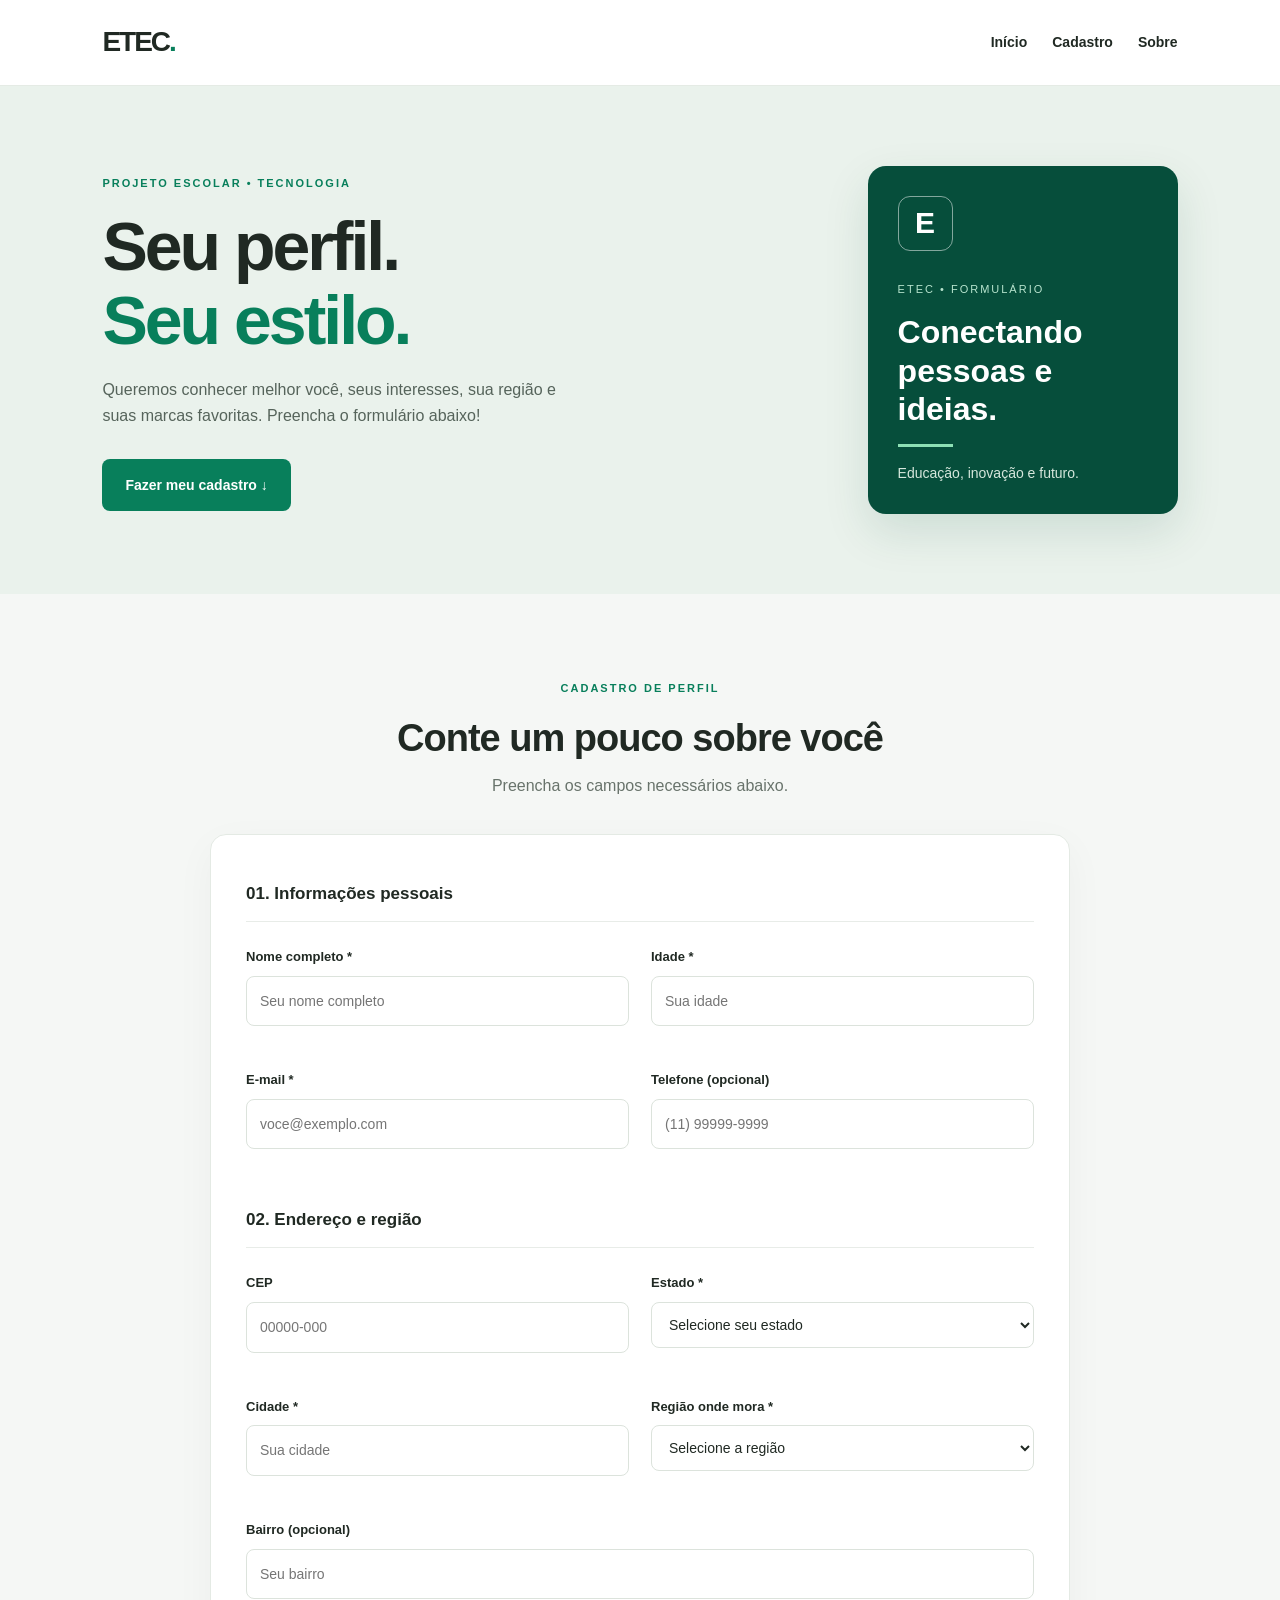
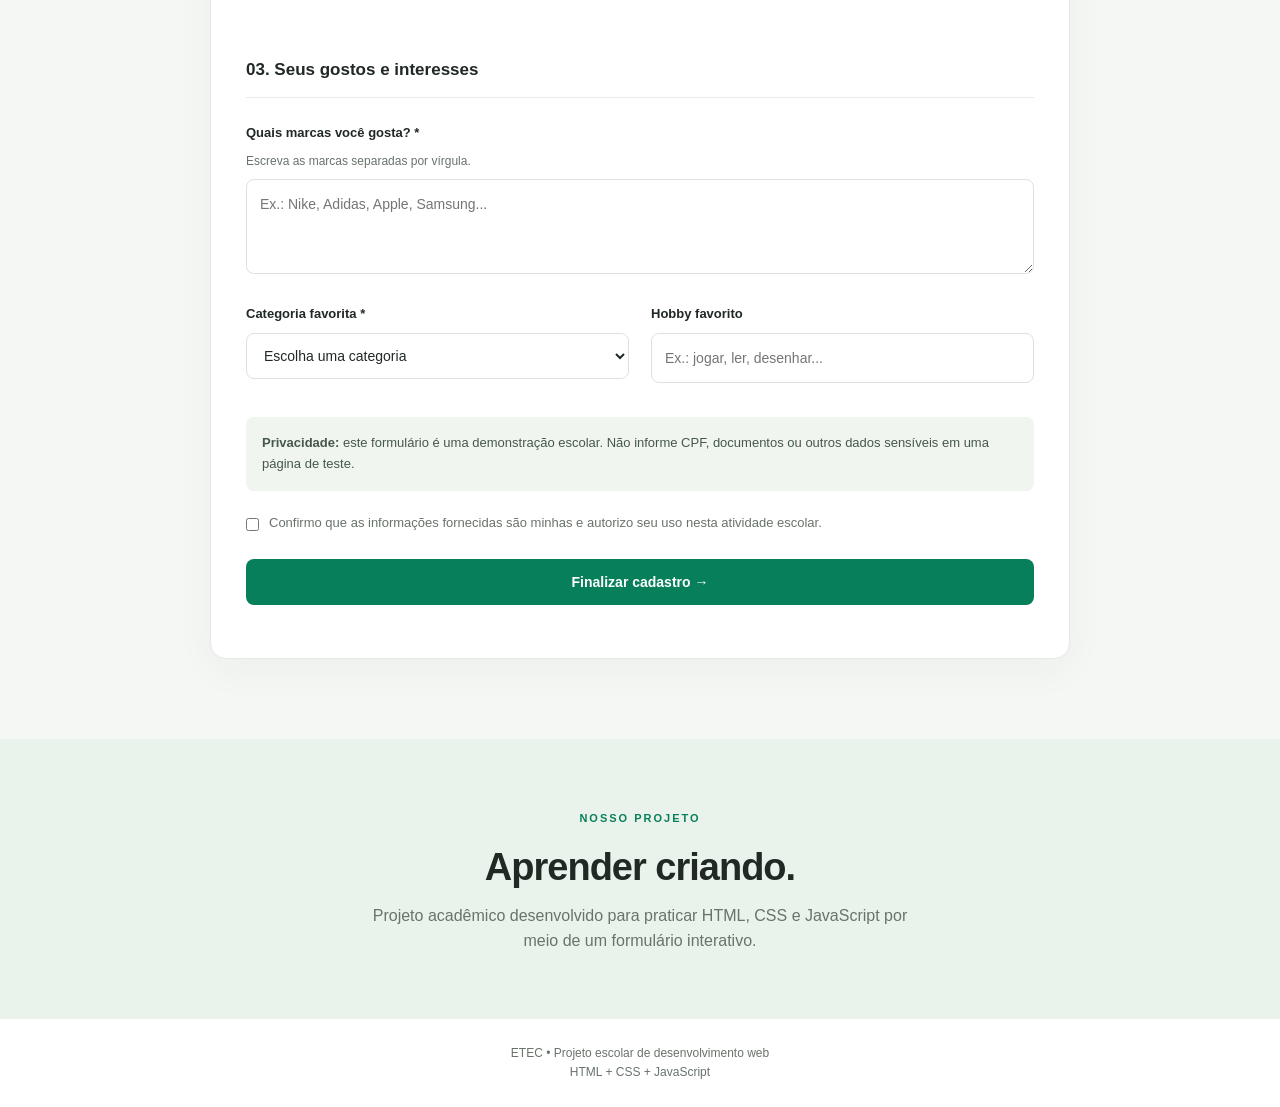
<file: index.html>
<!DOCTYPE html>
<html lang="pt-BR">
<head>
    <meta charset="UTF-8">
    <meta name="viewport" content="width=device-width, initial-scale=1.0">
    <title>ETEC | Cadastro de Perfil</title>
    <link rel="stylesheet" href="estilo.css">
    <script src="script.js" defer></script>
</head>
<body>

    <header class="header">
        <a href="#inicio" class="logo">ETEC<span>.</span></a>

        <nav>
            <a href="#inicio">Início</a>
            <a href="#cadastro">Cadastro</a>
            <a href="#sobre">Sobre</a>
        </nav>
    </header>

    <main>
        <section class="hero" id="inicio">
            <div class="hero-content">
                <span class="tag">PROJETO ESCOLAR • TECNOLOGIA</span>

                <h1>Seu perfil.<br>
                    <span>Seu estilo.</span>
                </h1>

                <p>
                    Queremos conhecer melhor você, seus interesses,
                    sua região e suas marcas favoritas.
                    Preencha o formulário abaixo!
                </p>

                <a href="#cadastro" class="btn">Fazer meu cadastro ↓</a>
            </div>

            <div class="hero-card">
                <div class="icon">E</div>
                <span>ETEC • FORMULÁRIO</span>
                <h2>Conectando<br>pessoas e ideias.</h2>
                <div class="decoracao"></div>
                <p>Educação, inovação e futuro.</p>
            </div>
        </section>

        <section class="cadastro" id="cadastro">
            <div class="section-title">
                <span class="tag">CADASTRO DE PERFIL</span>
                <h2>Conte um pouco sobre você</h2>
                <p>Preencha os campos necessários abaixo.</p>
            </div>

            <form id="formulario">

                <h3>01. Informações pessoais</h3>

                <div class="grid">
                    <div class="campo">
                        <label for="nome">Nome completo *</label>
                        <input type="text" id="nome" name="nome"
                               placeholder="Seu nome completo"
                               maxlength="100" autocomplete="name" required>
                    </div>

                    <div class="campo">
                        <label for="idade">Idade *</label>
                        <input type="number" id="idade" name="idade"
                               placeholder="Sua idade"
                               min="1" max="120" required>
                    </div>

                    <div class="campo">
                        <label for="email">E-mail *</label>
                        <input type="email" id="email" name="email"
                               placeholder="voce@exemplo.com"
                               maxlength="254" autocomplete="email" required>
                    </div>

                    <div class="campo">
                        <label for="telefone">Telefone (opcional)</label>
                        <input type="tel" id="telefone" name="telefone"
                               placeholder="(11) 99999-9999"
                               autocomplete="tel">
                    </div>
                </div>

                <h3>02. Endereço e região</h3>

                <div class="grid">
                    <div class="campo">
                        <label for="cep">CEP</label>
                        <input type="text" id="cep" name="cep"
                               placeholder="00000-000"
                               maxlength="9" inputmode="numeric"
                               autocomplete="postal-code">
                    </div>

                    <div class="campo">
                        <label for="estado">Estado *</label>
                        <select id="estado" name="estado" required>
                            <option value="">Selecione seu estado</option>
                            <option value="AC">Acre</option>
                            <option value="AL">Alagoas</option>
                            <option value="AP">Amapá</option>
                            <option value="AM">Amazonas</option>
                            <option value="BA">Bahia</option>
                            <option value="CE">Ceará</option>
                            <option value="DF">Distrito Federal</option>
                            <option value="ES">Espírito Santo</option>
                            <option value="GO">Goiás</option>
                            <option value="MA">Maranhão</option>
                            <option value="MT">Mato Grosso</option>
                            <option value="MS">Mato Grosso do Sul</option>
                            <option value="MG">Minas Gerais</option>
                            <option value="PA">Pará</option>
                            <option value="PB">Paraíba</option>
                            <option value="PR">Paraná</option>
                            <option value="PE">Pernambuco</option>
                            <option value="PI">Piauí</option>
                            <option value="RJ">Rio de Janeiro</option>
                            <option value="RN">Rio Grande do Norte</option>
                            <option value="RS">Rio Grande do Sul</option>
                            <option value="RO">Rondônia</option>
                            <option value="RR">Roraima</option>
                            <option value="SC">Santa Catarina</option>
                            <option value="SP">São Paulo</option>
                            <option value="SE">Sergipe</option>
                            <option value="TO">Tocantins</option>
                        </select>
                    </div>

                    <div class="campo">
                        <label for="cidade">Cidade *</label>
                        <input type="text" id="cidade" name="cidade"
                               placeholder="Sua cidade"
                               maxlength="100" autocomplete="address-level2" required>
                    </div>

                    <div class="campo">
                        <label for="regiao">Região onde mora *</label>
                        <select id="regiao" name="regiao" required>
                            <option value="">Selecione a região</option>
                            <option value="Norte">Norte</option>
                            <option value="Nordeste">Nordeste</option>
                            <option value="Centro-Oeste">Centro-Oeste</option>
                            <option value="Sudeste">Sudeste</option>
                            <option value="Sul">Sul</option>
                        </select>
                    </div>

                    <div class="campo campo-completo">
                        <label for="bairro">Bairro (opcional)</label>
                        <input type="text" id="bairro" name="bairro"
                               placeholder="Seu bairro" maxlength="100"
                               autocomplete="address-level3">
                    </div>
                </div>

                <h3>03. Seus gostos e interesses</h3>

                <div class="campo">
                    <label for="marcas">Quais marcas você gosta? *</label>
                    <p class="ajuda">
                        Escreva as marcas separadas por vírgula.
                    </p>
                    <textarea id="marcas" name="marcas"
                              placeholder="Ex.: Nike, Adidas, Apple, Samsung..."
                              maxlength="500" rows="3" required></textarea>
                </div>

                <div class="grid">
                    <div class="campo">
                        <label for="categoria">Categoria favorita *</label>
                        <select id="categoria" name="categoria" required>
                            <option value="">Escolha uma categoria</option>
                            <option value="Moda">Moda e roupas</option>
                            <option value="Tecnologia">Tecnologia</option>
                            <option value="Beleza">Beleza</option>
                            <option value="Esportes">Esportes</option>
                            <option value="Games">Games</option>
                            <option value="Música">Música</option>
                            <option value="Alimentação">Alimentação</option>
                            <option value="Outros">Outros</option>
                        </select>
                    </div>

                    <div class="campo">
                        <label for="hobby">Hobby favorito</label>
                        <input type="text" id="hobby" name="hobby"
                               placeholder="Ex.: jogar, ler, desenhar..."
                               maxlength="150">
                    </div>
                </div>

                <div class="aviso">
                    <strong>Privacidade:</strong>
                    este formulário é uma demonstração escolar.
                    Não informe CPF, documentos ou outros dados sensíveis
                    em uma página de teste.
                </div>

                <label class="termos">
                    <input type="checkbox" id="autorizacao" required>
                    <span>Confirmo que as informações fornecidas são minhas
                    e autorizo seu uso nesta atividade escolar.</span>
                </label>

                <button type="submit" class="btn btn-enviar">
                    Finalizar cadastro →
                </button>

                <p id="mensagem" role="status" aria-live="polite"></p>

            </form>
        </section>

        <section class="sobre" id="sobre">
            <span class="tag">NOSSO PROJETO</span>
            <h2>Aprender criando.</h2>
            <p>
                Projeto acadêmico desenvolvido para praticar HTML,
                CSS e JavaScript por meio de um formulário interativo.
            </p>
        </section>
    </main>

    <footer>
        <p>ETEC • Projeto escolar de desenvolvimento web</p>
        <p>HTML + CSS + JavaScript</p>
    </footer>

</body>
</html>
</file>
<file: estilo.css>
:root {
    --verde: #087f5b;
    --verde-escuro: #064e3b;
    --fundo: #f5f7f5;
    --texto: #202923;
    --cinza: #68736b;
    --branco: #ffffff;
}

* {
    margin: 0;
    padding: 0;
    box-sizing: border-box;
    scroll-behavior: smooth;
}

body {
    font-family: Arial, Helvetica, sans-serif;
    background: var(--fundo);
    color: var(--texto);
    line-height: 1.6;
}

.header {
    display: flex;
    justify-content: space-between;
    align-items: center;
    padding: 20px 8%;
    background: white;
    border-bottom: 1px solid #e5ebe5;
}

.logo {
    color: var(--texto);
    font-size: 28px;
    font-weight: 900;
    text-decoration: none;
    letter-spacing: -2px;
}

.logo span {
    color: var(--verde);
}

nav {
    display: flex;
    gap: 25px;
}

nav a {
    color: var(--texto);
    text-decoration: none;
    font-size: 14px;
    font-weight: bold;
}

nav a:hover {
    color: var(--verde);
}

.hero {
    display: flex;
    align-items: center;
    justify-content: space-between;
    gap: 50px;
    padding: 80px 8%;
    background: #eaf2ec;
    min-height: 480px;
}

.hero-content {
    max-width: 540px;
}

.tag {
    display: inline-block;
    color: var(--verde);
    font-size: 11px;
    font-weight: bold;
    letter-spacing: 2px;
    margin-bottom: 18px;
}

.hero h1 {
    font-size: clamp(44px, 6vw, 68px);
    line-height: 1.08;
    letter-spacing: -3px;
    margin-bottom: 20px;
}

.hero h1 span {
    color: var(--verde);
}

.hero-content > p {
    color: #56645b;
    margin-bottom: 30px;
    max-width: 460px;
}

.btn {
    display: inline-block;
    padding: 15px 23px;
    border: none;
    border-radius: 8px;
    background: var(--verde);
    color: white;
    text-decoration: none;
    font-weight: bold;
    font-size: 14px;
    cursor: pointer;
    transition: 0.2s;
}

.btn:hover {
    background: var(--verde-escuro);
    transform: translateY(-2px);
}

.hero-card {
    width: 310px;
    min-width: 270px;
    min-height: 330px;
    padding: 30px;
    border-radius: 18px;
    background: var(--verde-escuro);
    color: white;
    display: flex;
    flex-direction: column;
    justify-content: center;
    box-shadow: 0 18px 45px #064e3b20;
}

.icon {
    display: grid;
    place-items: center;
    width: 55px;
    height: 55px;
    border: 1px solid #ffffff80;
    border-radius: 12px;
    font-size: 30px;
    font-weight: bold;
    margin-bottom: 30px;
}

.hero-card > span {
    color: #b8e4ce;
    font-size: 11px;
    letter-spacing: 2px;
}

.hero-card h2 {
    font-size: 32px;
    line-height: 1.2;
    margin: 15px 0;
}

.decoracao {
    height: 3px;
    width: 55px;
    background: #8de0b5;
    margin-bottom: 15px;
}

.hero-card p {
    color: #d5e7dc;
    font-size: 14px;
}

.cadastro {
    max-width: 900px;
    padding: 80px 20px;
    margin: auto;
}

.section-title {
    text-align: center;
    margin-bottom: 35px;
}

.section-title h2,
.sobre h2 {
    font-size: clamp(28px, 4vw, 38px);
    letter-spacing: -1px;
    line-height: 1.2;
    margin-bottom: 12px;
}

.section-title p,
.sobre p {
    color: var(--cinza);
}

form {
    padding: 35px;
    background: white;
    border: 1px solid #e4eae4;
    border-radius: 16px;
    box-shadow: 0 12px 40px #1b38200a;
}

form h3 {
    font-size: 17px;
    padding-bottom: 14px;
    margin: 10px 0 25px;
    border-bottom: 1px solid #e8ece8;
}

form h3:not(:first-child) {
    margin-top: 35px;
}

.grid {
    display: grid;
    grid-template-columns: repeat(2, minmax(0, 1fr));
    gap: 22px;
}

.campo {
    min-width: 0;
    margin-bottom: 22px;
}

.campo-completo {
    grid-column: 1 / -1;
}

.campo label {
    display: block;
    font-size: 13px;
    font-weight: bold;
    margin-bottom: 8px;
}

.campo input,
.campo select,
.campo textarea {
    width: 100%;
    padding: 13px;
    border: 1px solid #dce3dc;
    border-radius: 8px;
    background: white;
    color: var(--texto);
    font: inherit;
    font-size: 14px;
    outline: none;
    transition: 0.2s;
}

.campo input:focus,
.campo select:focus,
.campo textarea:focus {
    border-color: var(--verde);
    box-shadow: 0 0 0 3px #087f5b18;
}

.campo textarea {
    resize: vertical;
}

.ajuda {
    font-size: 12px;
    color: var(--cinza);
    margin-bottom: 8px;
}

.aviso {
    padding: 16px;
    border-radius: 8px;
    background: #f0f5f0;
    color: #46574b;
    font-size: 13px;
    margin: 12px 0 22px;
}

.termos {
    display: flex;
    align-items: flex-start;
    gap: 10px;
    font-size: 13px;
    color: var(--cinza);
    margin-bottom: 25px;
}

.termos input {
    margin-top: 5px;
    accent-color: var(--verde);
}

.btn-enviar {
    width: 100%;
}

#mensagem {
    text-align: center;
    margin-top: 18px;
    font-size: 14px;
    font-weight: bold;
    overflow-wrap: anywhere;
}

.sucesso {
    color: var(--verde);
}

.erro {
    color: #b42318;
}

.sobre {
    text-align: center;
    padding: 65px 20px;
    background: #eaf2ec;
}

.sobre p {
    max-width: 550px;
    margin: auto;
}

footer {
    padding: 25px 20px;
    text-align: center;
    background: white;
    color: var(--cinza);
    font-size: 12px;
}

@media (max-width: 700px) {
    .header {
        padding: 18px 6%;
        flex-wrap: wrap;
        gap: 15px;
    }

    nav {
        gap: 14px;
    }

    nav a {
        font-size: 12px;
    }

    .hero {
        padding: 55px 7%;
        flex-direction: column;
        align-items: stretch;
    }

    .hero-card {
        width: 100%;
        min-width: 0;
    }

    .cadastro {
        padding: 55px 15px;
    }

    form {
        padding: 24px 18px;
    }

    .grid {
        grid-template-columns: 1fr;
        gap: 0;
    }

    .campo-completo {
        grid-column: auto;
    }
}

@media (prefers-reduced-motion: reduce) {
    *,
    *::before,
    *::after {
        scroll-behavior: auto;
        transition: none;
    }
}
</file>
